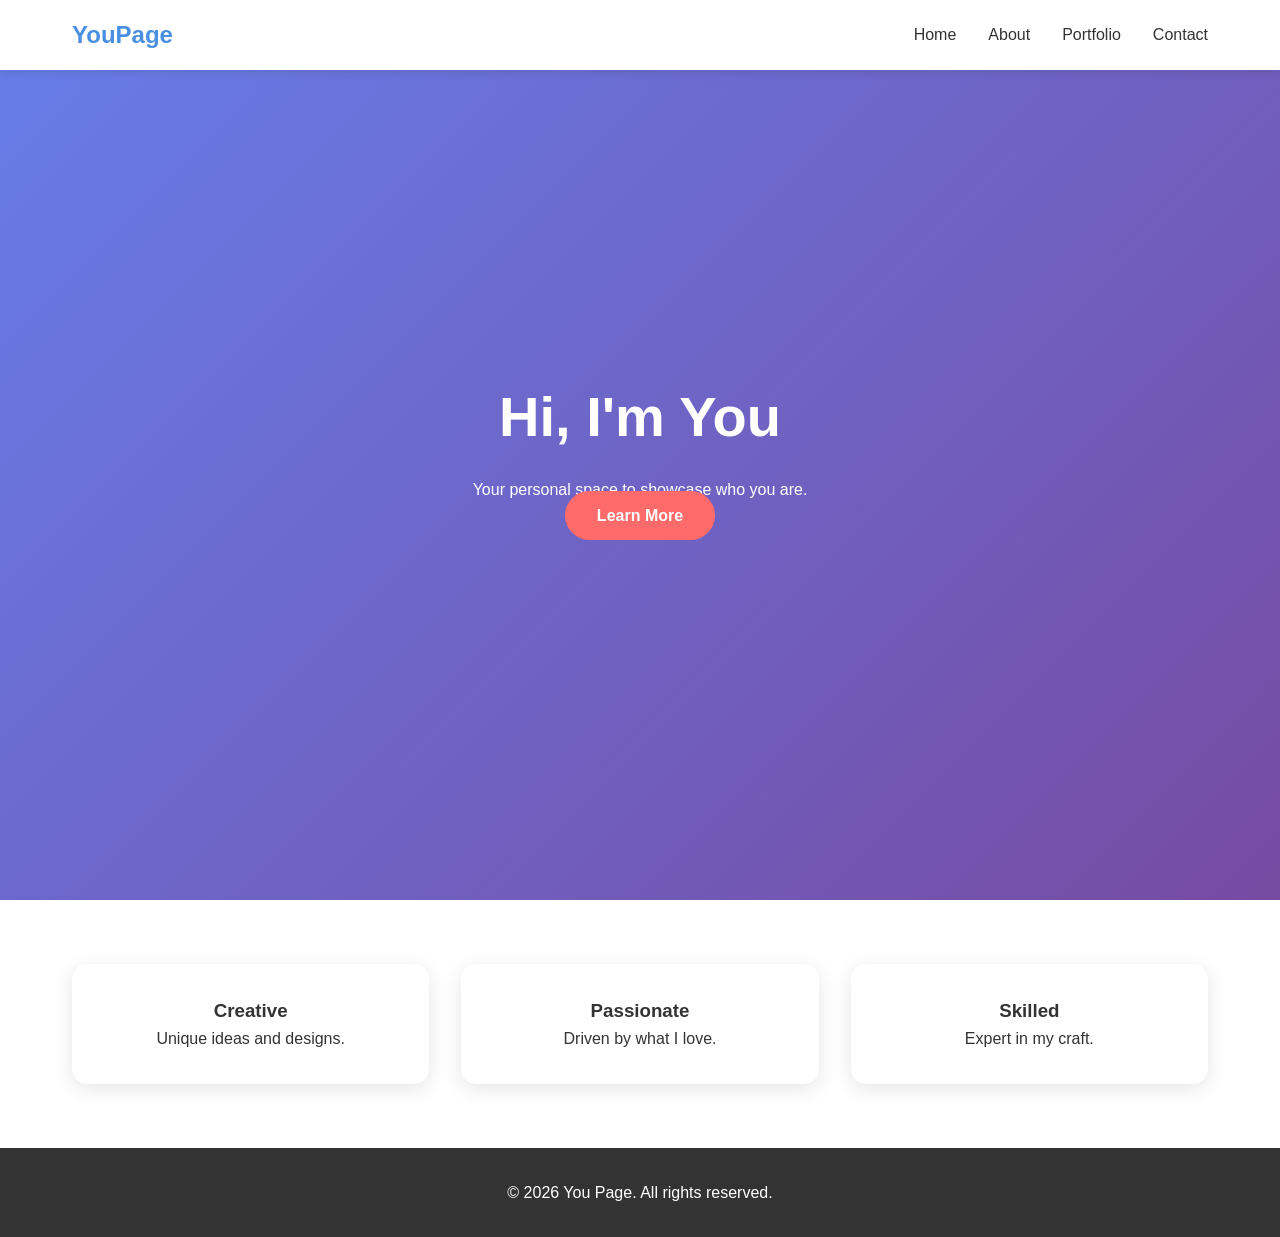
<file: index.html>
<!DOCTYPE html>
<html lang="en">
<head>
<meta charset="UTF-8">
<meta name="viewport" content="width=device-width, initial-scale=1.0">
<title>You Page - Home</title>
<link rel="stylesheet" href="style.css">
</head>
<body>
<nav class="navbar">
<div class="nav-container">
<a href="index.html" class="logo">YouPage</a>
<ul class="nav-menu">
<li><a href="index.html">Home</a></li>
<li><a href="about.html">About</a></li>
<li><a href="portfolio.html">Portfolio</a></li>
<li><a href="contact.html">Contact</a></li>
</ul>
</div>
</nav>
<header class="hero">
<div class="hero-content">
<h1>Hi, I'm You</h1>
<p>Your personal space to showcase who you are.</p>
<a href="about.html" class="cta-btn">Learn More</a>
</div>
</header>
<main class="home-main">
<section class="features">
<div class="feature-grid">
<div class="feature-card">
<h3>Creative</h3>
<p>Unique ideas and designs.</p>
</div>
<div class="feature-card">
<h3>Passionate</h3>
<p>Driven by what I love.</p>
</div>
<div class="feature-card">
<h3>Skilled</h3>
<p>Expert in my craft.</p>
</div>
</div>
</section>
</main>
<footer class="footer">
<p>&copy; 2026 You Page. All rights reserved.</p>
</footer>
<script src="script.js"></script>
</body>
</html>
</file>
<file: style.css>
* {margin:0; padding:0; box-sizing:border-box;}
body {font-family:'Segoe UI', sans-serif; line-height:1.6; color:#333;}
.navbar {background:#fff; box-shadow:0 2px 10px rgba(0,0,0,0.1); position:fixed; width:100%; top:0; z-index:1000;}
.nav-container {max-width:1200px; margin:auto; padding:1rem 2rem; display:flex; justify-content:space-between; align-items:center;}
.logo {font-size:1.5rem; font-weight:bold; color:#4a90e2; text-decoration:none;}
.nav-menu {display:flex; list-style:none; gap:2rem;}
.nav-menu a {text-decoration:none; color:#333; font-weight:500; transition:color 0.3s;}
.nav-menu a:hover {color:#4a90e2;}
.hero {background:linear-gradient(135deg, #667eea 0%, #764ba2 100%); height:100vh; display:flex; align-items:center; justify-content:center; text-align:center; color:white;}
.hero-content h1 {font-size:3.5rem; margin-bottom:1rem;}
.cta-btn {background:#ff6b6b; color:white; padding:1rem 2rem; text-decoration:none; border-radius:50px; font-weight:bold; transition:transform 0.3s;}
.cta-btn:hover {transform:scale(1.05);}
.page-header {background:#f8f9fa; padding:4rem 2rem; text-align:center;}
.page-header h1 {font-size:2.5rem; color:#333;}
.feature-grid {max-width:1200px; margin:4rem auto; padding:0 2rem; display:grid; grid-template-columns:repeat(auto-fit, minmax(300px,1fr)); gap:2rem;}
.feature-card {background:white; padding:2rem; border-radius:15px; box-shadow:0 5px 20px rgba(0,0,0,0.1); text-align:center; transition:transform 0.3s;}
.feature-card:hover {transform:translateY(-10px);}
.about-content {max-width:1200px; margin:4rem auto; padding:0 2rem; display:grid; grid-template-columns:1fr 2fr; gap:3rem; align-items:center;}
.profile-img {border-radius:20px; box-shadow:0 10px 30px rgba(0,0,0,0.2);}
.bio h2 {font-size:2rem; margin-bottom:1rem; color:#333;}
.bio ul {list-style:none;}
.bio li {margin:1rem 0; font-size:1.1rem;}
.footer {background:#333; color:white; text-align:center; padding:2rem; margin-top:4rem;}
@media (max-width:768px) {.nav-menu {flex-direction:column; gap:1rem;} .hero-content h1 {font-size:2.5rem;} .about-content {grid-template-columns:1fr; text-align:center;}}
</file>
